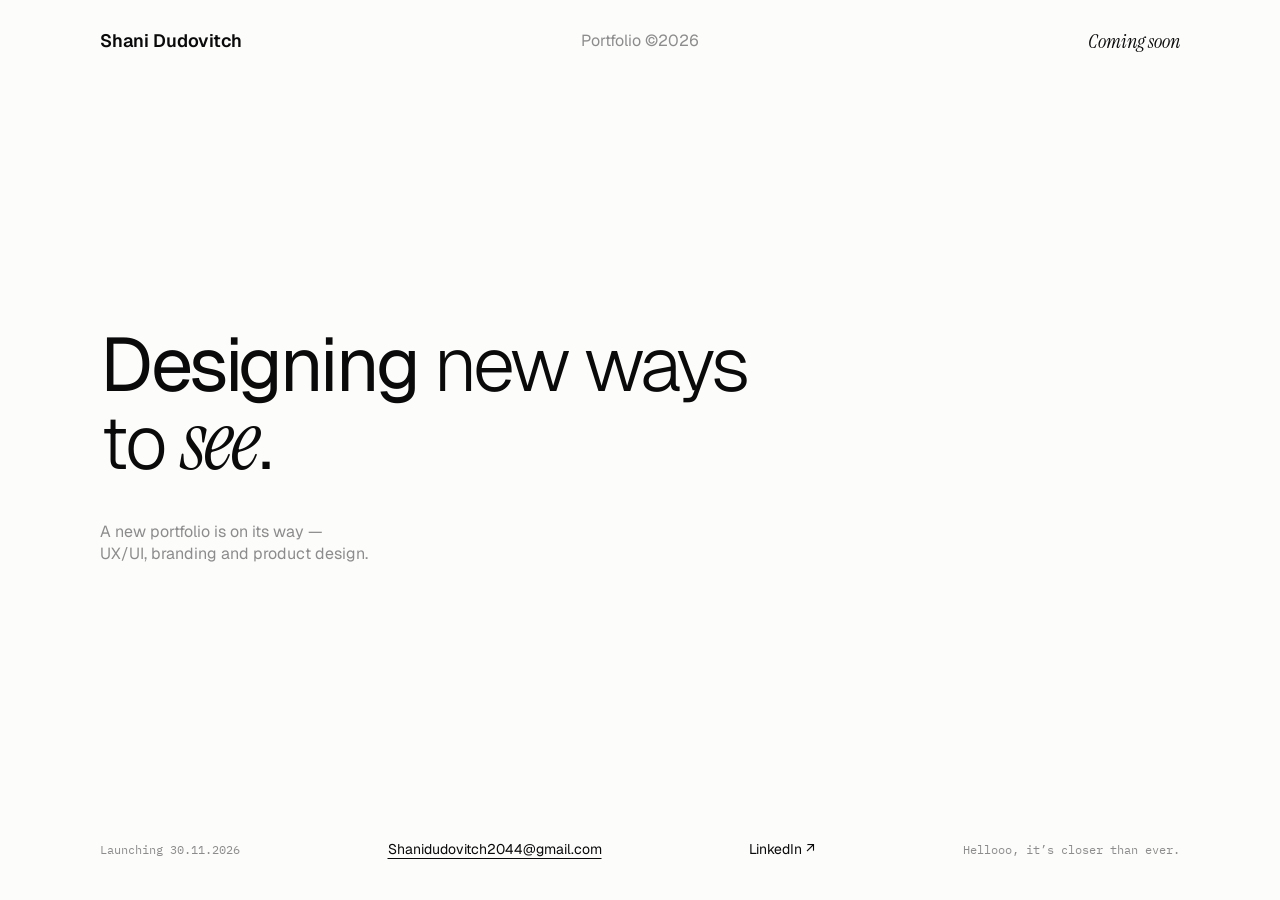
<file: index.html>
<!DOCTYPE html>
<html lang="en">
<head>
  <meta charset="UTF-8">
  <meta name="viewport" content="width=device-width, initial-scale=1.0">
  <title>Shani Dudovitch – Coming soon</title>
  <meta name="description" content="Designing new ways to see. A new portfolio by Shani Dudovitch is on its way.">
  <!-- Fonts from Google Fonts: Geist (text), Instrument Serif Italic (one special word), IBM Plex Mono (small details) -->
  <link rel="preconnect" href="https://fonts.googleapis.com">
  <link rel="preconnect" href="https://fonts.gstatic.com" crossorigin>
  <link href="https://fonts.googleapis.com/css2?family=Geist:wght@300;400;600&family=IBM+Plex+Mono&family=Instrument+Serif:ital@1&display=swap" rel="stylesheet">

  <link rel="stylesheet" href="styles.css">
</head>
<body>

  <header class="site-header">
    <span class="name" data-cursor="Glad you’re here">Shani Dudovitch</span>
    <span class="muted" data-cursor="Psst…">Portfolio ©2026</span>
    <span class="serif header-status">Coming soon</span>
  </header>

  <main>
    <!-- The word in .swap-word changes every few seconds (see script.js) -->
    <h1 class="headline">
      <span class="headline-strong">Designing</span> new ways<br>
      to <span class="swap-word serif" aria-live="polite">see</span>.
    </h1>
    <p class="subtitle muted">A new portfolio is on its way — <br>UX/UI, branding and product design.</p>
  </main>

  <footer class="site-footer">
    <span class="mono muted" data-cursor="I can’t wait">Launching 30.11.2026</span>
    <!-- Click: opens the mail app and also copies the address (see script.js) -->
    <a class="link underline email-link" data-cursor="Say hello" href="mailto:Shanidudovitch2044@gmail.com">Shanidudovitch2044@gmail.com</a>
    <!-- TODO: replace # with Shani's LinkedIn profile address -->
    <a class="link" data-cursor="Say hello" href="#" target="_blank" rel="noopener">LinkedIn ↗</a>
    <span class="mono muted" data-cursor="I can’t wait">Hellooo, it’s closer than ever.</span>
  </footer>

  <!-- Images from the work follow the mouse here as one smooth chain (see script.js) -->
  <div class="trail" aria-hidden="true"></div>

  <!-- Custom cursor: says "Coming soon", and talks to the visitor on the top and bottom bars -->
  <div class="cursor serif" aria-hidden="true"><span class="cursor-text">Coming soon</span></div>

  <script src="script.js"></script>
</body>
</html>
</file>
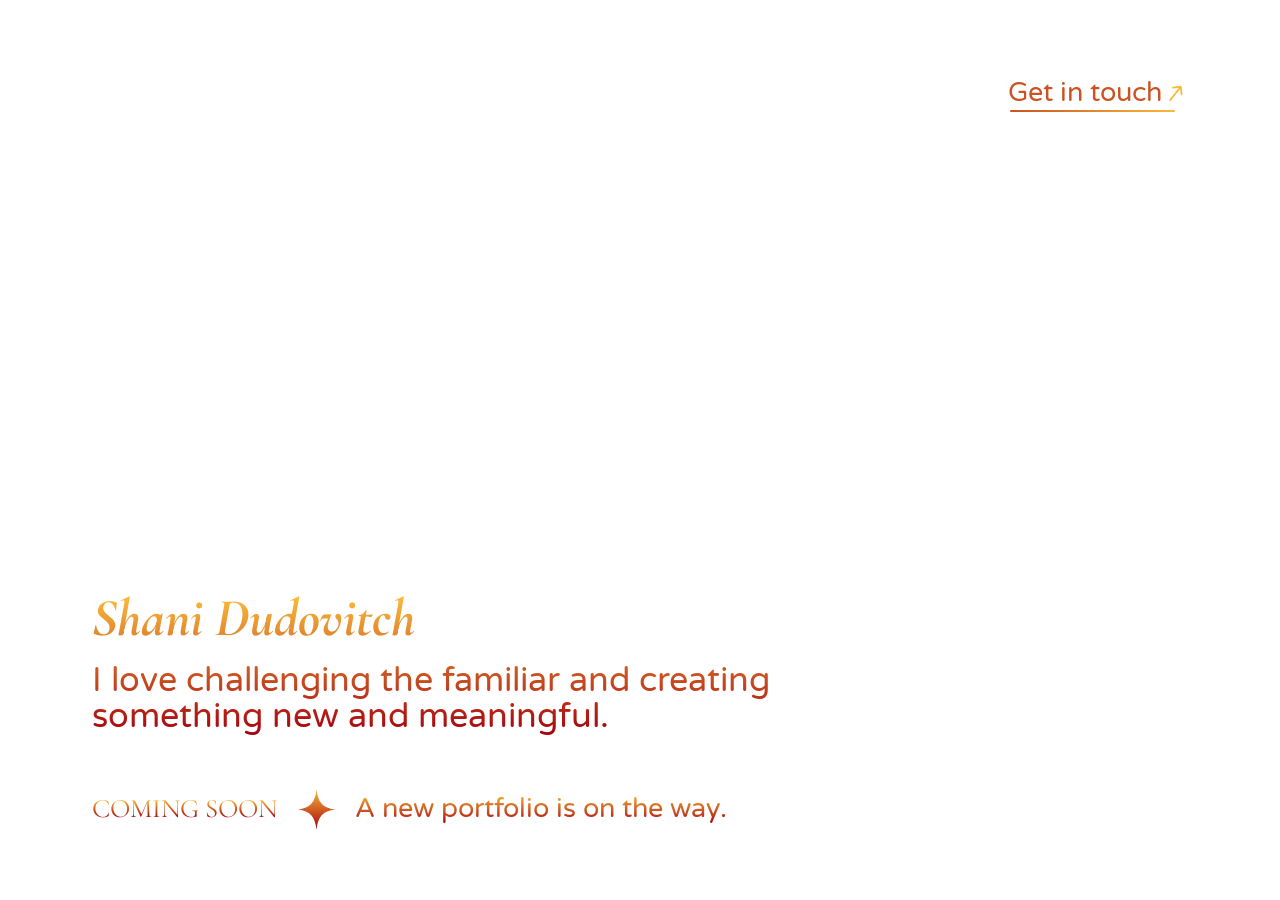
<file: archive/coming-soon-v1/index.html>
<!DOCTYPE html>
<html lang="en">
<head>
  <meta charset="UTF-8">
  <meta name="viewport" content="width=device-width, initial-scale=1.0">
  <title>Shani Dudovitch – Coming soon</title>
  <!-- Fonts from Google Fonts: Cormorant Garamond (Regular + Bold Italic) and Varela Round -->
  <link rel="preconnect" href="https://fonts.googleapis.com">
  <link rel="preconnect" href="https://fonts.gstatic.com" crossorigin>
  <link href="https://fonts.googleapis.com/css2?family=Cormorant+Garamond:ital,wght@0,400;1,700&family=Varela+Round&display=swap" rel="stylesheet">

  <link rel="stylesheet" href="styles.css">
</head>
<body>

  <header class="site-header">
    <!-- Opens the visitor's email app with a new message to Shani -->
    <a class="contact-link" href="mailto:Shanidudovitch2044@gmail.com">
      <span class="contact-link-row">
        Get in touch
        <img class="contact-arrow" src="../../images/arrow.svg" alt="">
      </span>
      <img class="contact-underline" src="../../images/underline.svg" alt="">
    </a>
  </header>

  <main>
    <div class="intro gradient-text">
      <h1 class="name">Shani Dudovitch</h1>
      <p class="statement">I love challenging the familiar and creating something new and meaningful.</p>
    </div>

    <p class="status">
      <span class="status-title gradient-text">COMING SOON</span>
      <!-- Decorative star (alt is empty because it carries no information) -->
      <img class="status-star" src="../../images/star.svg" alt="">
      <span class="status-text gradient-text">A new portfolio is on the way.</span>
    </p>
  </main>

</body>
</html>
</file>
<file: styles.css>
/* ===== Design tokens (from the Figma frame "Coming soon — cursor trail", 1440 × 1024) ===== */
:root {
  /* Colors */
  --color-background: #fcfcfb;
  --color-text: #0a0a0a;
  --color-muted: #8c8c8c;
  --color-cursor: #52c0c8;  /* the talking cursor */
  --color-text-on-image: #ffffff;  /* text where it passes over a trail image */

  /* Fonts (free from Google Fonts, loaded in index.html) */
  --font-text: "Geist", sans-serif;
  --font-serif: "Instrument Serif", serif;  /* used in Italic */
  --font-mono: "IBM Plex Mono", monospace;

  /* Font sizes: clamp(smallest on phones, grows with the screen, Figma size on desktop) */
  --size-headline: clamp(44px, 5.9vw, 85px);
  --size-name: 18px;
  --size-text: 16px;
  --size-small: 14px;
  --size-mono: 12px;

  /* Page edges: 112px on a 1440px screen */
  --space-side: clamp(20px, 7.78vw, 112px);
  --space-top: 28px;
  --space-bottom: 42px;

  /* Trail images */
  --trail-width: clamp(100px, 11vw, 160px);
}

/* ===== Basics ===== */
* {
  box-sizing: border-box;
  margin: 0;
}

body {
  min-height: 100vh;
  min-height: 100dvh; /* full screen height on phones too */
  display: flex;
  flex-direction: column;
  padding: var(--space-top) var(--space-side) var(--space-bottom);
  background: var(--color-background);
  color: var(--color-text);
  font-family: var(--font-text);
  font-size: var(--size-text);
  overflow-x: hidden;
}

.serif { font-family: var(--font-serif); font-style: italic; font-weight: 400; }
.mono  { font-family: var(--font-mono); font-size: var(--size-mono); }
.muted { color: var(--color-muted); }

.link {
  color: inherit;
  font-size: var(--size-small);
  text-decoration: none;
}

.underline {
  text-decoration: underline;
  text-decoration-thickness: 1px;
  text-underline-offset: 4px;
}

/* ===== Text above the images =====
   The images move under the text. Where text passes over an image it turns white:
   script.js puts a white copy of the text on top (.text-light)
   and cuts it to the shape of the images. */
.site-header,
main,
.site-footer {
  position: relative;
  z-index: 1;
}

.text-light {
  position: fixed;
  inset: 0;
  z-index: 2;
  display: flex;
  flex-direction: column;
  padding: var(--space-top) var(--space-side) var(--space-bottom);
  color: var(--color-text-on-image);
  pointer-events: none;
  clip-path: path("M0 0Z");  /* nothing shown until the images appear */
}

.text-light .muted { color: var(--color-text-on-image); }

/* ===== Top: name · Portfolio ©2026 · Coming soon ===== */
.site-header {
  display: grid;
  grid-template-columns: 1fr auto 1fr;  /* middle item stays in the center */
  align-items: center;
  line-height: 1.3;
}

.name {
  font-size: var(--size-name);
  font-weight: 600;
}

.header-status {
  justify-self: end;
  font-size: 20px;
  transition: color 0.3s ease;
}

/* Turquoise on hover, like the cursor */
.header-status:hover { color: var(--color-cursor); }

/* ===== Middle: headline + subtitle ===== */
main {
  flex: 1;
  display: flex;
  flex-direction: column;
  justify-content: center;
  padding-block: 48px;
}

.headline {
  font-size: var(--size-headline);
  font-weight: 300;
  line-height: 0.96;
  letter-spacing: -0.04em;
}

.headline-strong { font-weight: 400; }

/* The changing word: slightly bigger, like in Figma (94px next to 85px) */
.swap-word {
  display: inline-block;
  font-size: 1.106em;
  letter-spacing: -0.02em;
  transition: opacity 0.35s ease, transform 0.35s ease, filter 0.35s ease;
}

.swap-word.is-leaving {
  opacity: 0;
  transform: translateY(-0.15em);
  filter: blur(4px);
}

.swap-word.is-entering {
  opacity: 0;
  transform: translateY(0.15em);
  filter: blur(4px);
  transition: none;
}

.subtitle {
  margin-top: 40px;
  line-height: 1.4;
}

/* ===== Bottom row ===== */
.site-footer {
  display: flex;
  justify-content: space-between;
  align-items: baseline;
  flex-wrap: wrap;
  gap: 12px 24px;
}

/* ===== Image trail ===== */
.trail {
  position: fixed;
  inset: 0;
  pointer-events: none;  /* never blocks clicks on links */
  z-index: 0;            /* under the text */
}

.trail-item {
  position: absolute;
  top: 0;
  left: 0;
  width: var(--trail-width);
  animation: trail-life 1.1s cubic-bezier(0.22, 1, 0.36, 1) forwards;
}

.trail-item img {
  display: block;
  width: 100%;
  aspect-ratio: 4 / 3;
  object-fit: cover;
}

/* Mouse trail: a fixed chain of images, moved every frame by script.js */
.trail-slot {
  position: absolute;
  top: 0;
  left: 0;
  width: var(--trail-width);
  opacity: 0;
  will-change: translate, scale, opacity;
}

.trail-slot img {
  display: block;
  width: 100%;
  aspect-ratio: 4 / 3;
  object-fit: cover;
}

/* The new front image after a click */
.trail-slot img.is-new { animation: pop-in 0.45s cubic-bezier(0.22, 1, 0.36, 1); }

@keyframes pop-in {
  from { opacity: 0; scale: 0.85; }
  to   { opacity: 1; scale: 1; }
}

.trail-slot figcaption {
  margin-top: 8px;
  font-family: var(--font-mono);
  font-size: 11px;
  white-space: nowrap;
}

/* Phones: only the newest image shows its caption */
.trail-item figcaption {
  margin-top: 8px;
  font-family: var(--font-mono);
  font-size: 11px;
  opacity: 0;
}

.trail-item:last-child figcaption { opacity: 1; }

/* Each image: grows in, then keeps shrinking as it gets older.
   So along the trail the images go from small (old) to large (new). */
@keyframes trail-life {
  0%   { opacity: 0; scale: 0.6; }
  14%  { opacity: 1; scale: 1; }
  70%  { opacity: 1; scale: 0.55; }
  100% { opacity: 0; scale: 0.3; }
}

/* Phones and tablets have no mouse: images appear slowly by themselves (in .trail-item) */
.trail-item.is-slow { animation-duration: 2.4s; }

/* ===== Custom cursor ===== */
.cursor {
  position: fixed;
  top: 0;
  left: 0;
  z-index: 10;
  color: var(--color-cursor);
  font-size: 22px;
  white-space: nowrap;
  pointer-events: none;
  opacity: 0;  /* shown by script.js once the mouse moves */
  transition: opacity 0.2s ease;
}

/* The cursor's words fade when they change */
.cursor-text {
  display: inline-block;
  transition: opacity 0.25s ease, filter 0.25s ease;
}

.cursor-text.is-changing {
  opacity: 0;
  filter: blur(3px);
}

/* Only on screens with a real mouse: hide the normal arrow */
@media (hover: hover) and (pointer: fine) {
  body, a { cursor: none; }
}

@media (hover: none) {
  .cursor { display: none; }
}

/* ===== Phones ===== */
@media (max-width: 700px) {
  .site-header { grid-template-columns: 1fr auto; }
  .site-header .muted { display: none; }
  .site-footer { flex-direction: column; align-items: flex-start; }
  .subtitle br,
  .headline br { display: none; }
  .headline { font-size: 40px; }
}

/* Visitors who asked their device for less motion */
@media (prefers-reduced-motion: reduce) {
  .trail,
  .text-light { display: none; }
  .swap-word { transition: none; }
}
</file>
<file: archive/coming-soon-v1/styles.css>
/* ===== Design tokens (from the Figma frame, 1440 × 1024) ===== */
:root {
  /* Colors */
  --color-background: #ffffff;
  --color-gold: #f9ba3a;    /* top of the text gradient */
  --color-red: #a6000e;     /* bottom of the text gradient */
  --color-orange: #cb5321;  /* "Get in touch" link */

  /* Fonts (free from Google Fonts, loaded in index.html) */
  --font-name: "Cormorant Garamond", serif;   /* used in Bold Italic */
  --font-title: "Cormorant Garamond", serif;  /* used in Regular */
  --font-statement: "Varela Round", sans-serif;
  --font-text: "Varela Round", sans-serif;

  /* Font sizes: clamp(smallest on phones, grows with the screen, Figma size on desktop) */
  --size-name: clamp(34px, 4.167vw, 60px);
  --size-statement: clamp(20px, 2.639vw, 38px);
  --size-small: clamp(16px, 2.083vw, 30px);

  /* Spacing around the page edges and between sections */
  --space-top: clamp(24px, 6.597vw, 95px);
  --space-right: clamp(20px, 7.708vw, 111px);
  --space-bottom: clamp(32px, 5.486vw, 79px);
  --space-left: clamp(20px, 7.222vw, 104px);
  --space-intro-to-status: clamp(32px, 4.167vw, 60px);
}

/* ===== Basics ===== */
* {
  box-sizing: border-box;
  margin: 0;
}

body {
  min-height: 100vh;
  min-height: 100dvh; /* full screen height on phones too */
  display: flex;
  flex-direction: column;
  justify-content: space-between; /* link at the top, text at the bottom */
  padding: var(--space-top) var(--space-right) var(--space-bottom) var(--space-left);
  background: var(--color-background);
}

/* Text filled with the gold-to-red gradient */
.gradient-text {
  background-image: linear-gradient(to bottom, var(--color-gold), var(--color-red));
  -webkit-background-clip: text;
  background-clip: text;
  color: transparent;
}

/* ===== Top: "Get in touch" link ===== */
.site-header {
  display: flex;
  justify-content: flex-end;
}

.contact-link {
  font-family: var(--font-text);
  font-size: var(--size-small);
  line-height: 0.68;
  color: var(--color-orange);
  text-decoration: none;
}

.contact-link-row {
  display: flex;
  align-items: flex-start;
  gap: 0.333em; /* 10px in Figma */
}

/* The arrow image points right; Figma turns it to point up-right */
.contact-arrow {
  width: 0.707em;
  height: 0.491em;
  margin: 0.1em -0.15em 0;
  transform: rotate(-51.34deg);
}

.contact-underline {
  display: block;
  width: calc(100% - 0.333em);  /* spans the text and arrow, like in Figma */
  contain: size; /* the image's own width (172px) must not stretch the link on small screens */
  height: 2px;
  margin: 0.267em 0 0 0.1em;
}

/* ===== Bottom: name, statement and "coming soon" ===== */

/* Name + statement share one gradient, gold at the top to red at the bottom.
   The extra padding gives the letters room so the gradient doesn't cut them off. */
.intro {
  font-size: var(--size-statement);
  padding-block: 0.4em 0.2em;
  margin-bottom: calc(var(--space-intro-to-status) - 0.2em);
  background-image: linear-gradient(to bottom, var(--color-gold) 0.4em, var(--color-red) calc(100% - 0.2em));
}

.name {
  font-family: var(--font-name);
  font-size: var(--size-name);
  font-weight: 700;
  font-style: italic;
  line-height: 0.75;
}

.statement {
  max-width: 21.27em; /* 808px in Figma, so the line breaks after "creating" */
  margin-top: 0.733em;
  font-family: var(--font-statement);
  font-size: var(--size-statement);
  line-height: 1.08;
}

/* "COMING SOON ✦ A new portfolio is on the way." */
.status {
  display: flex;
  flex-wrap: wrap; /* on narrow phones the sentence moves to its own line */
  align-items: center;
  column-gap: 0.767em; /* 23px in Figma */
  font-size: var(--size-small);
}

.status-title {
  font-family: var(--font-title);
  font-weight: 400;
  line-height: 0.68;
  /* Same trick as .intro: room for the letters, without changing the layout */
  padding-block: 0.3em;
  margin-block: -0.3em;
  background-image: linear-gradient(to bottom, var(--color-gold) 0.3em, var(--color-red) calc(100% - 0.3em));
}

.status-star {
  width: 1.378em;
  height: 1.533em;
}

.status-text {
  font-family: var(--font-text);
  line-height: normal;
}
</file>
